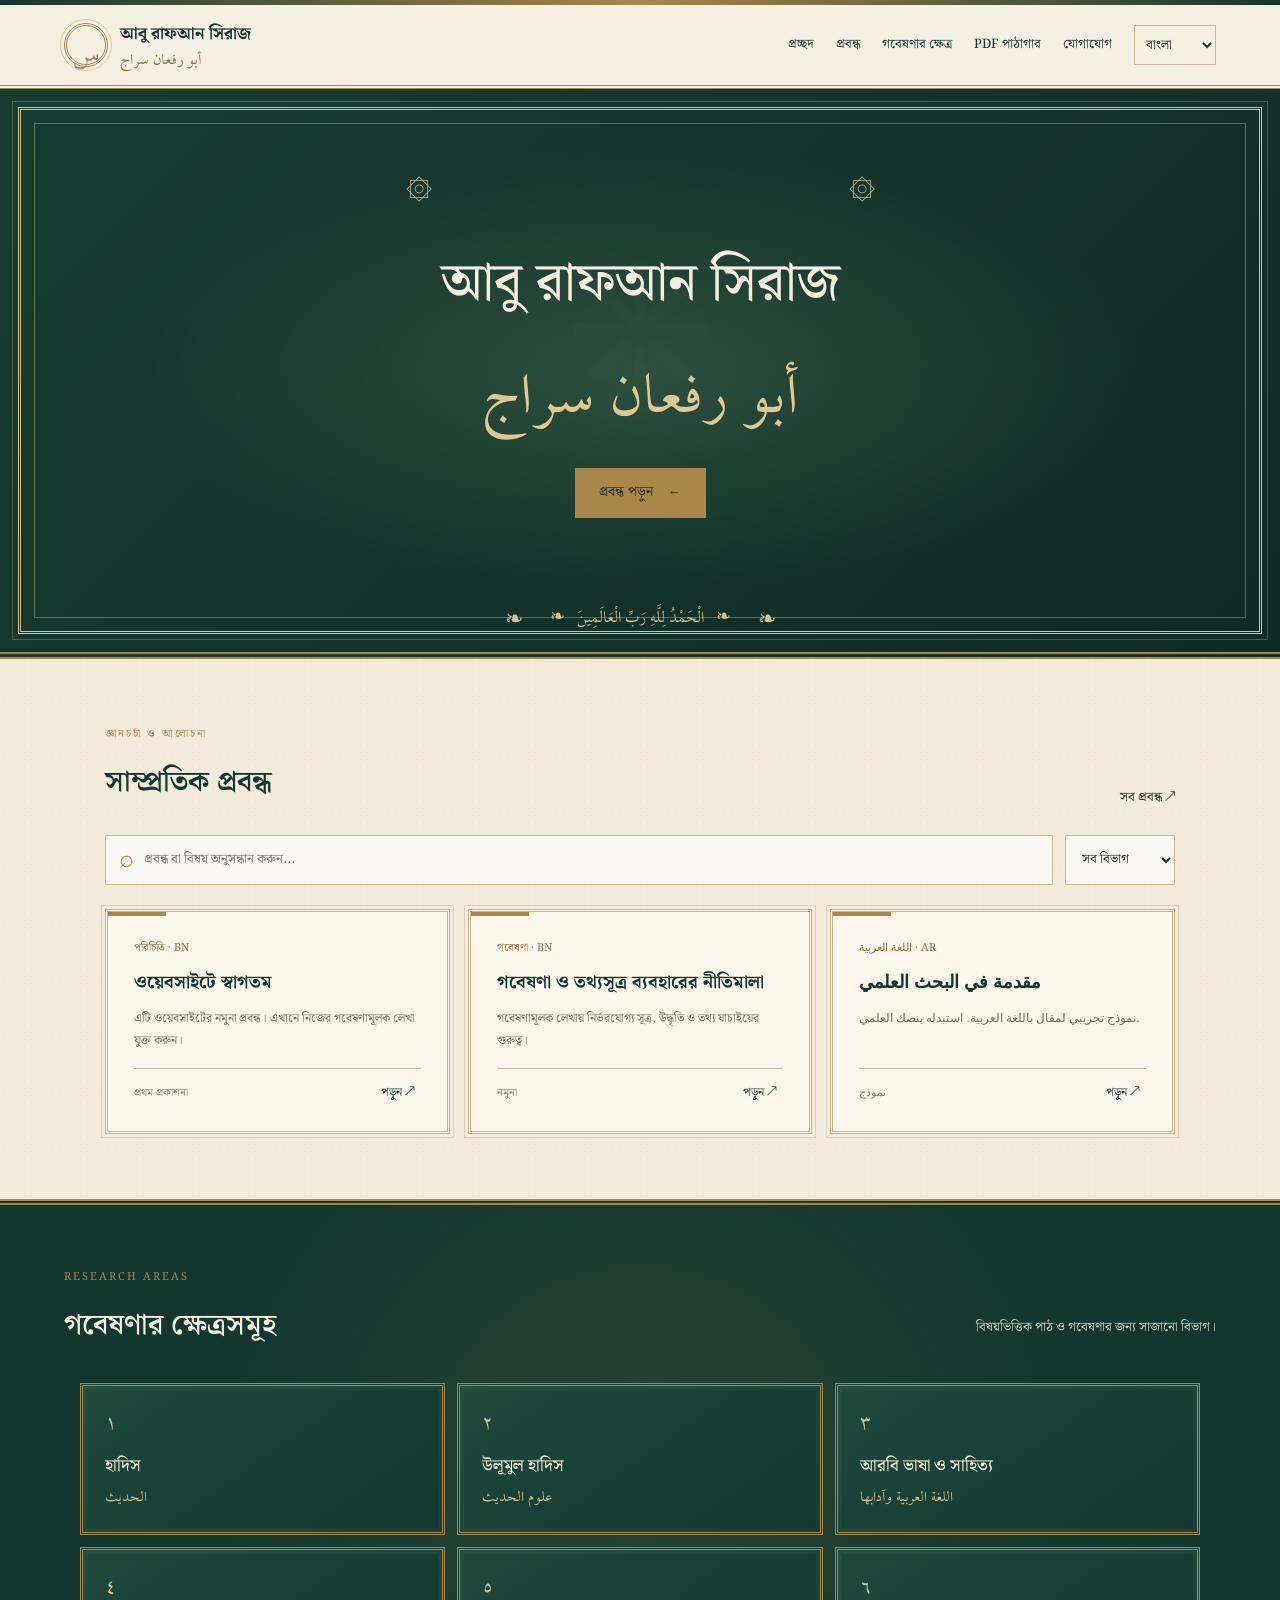
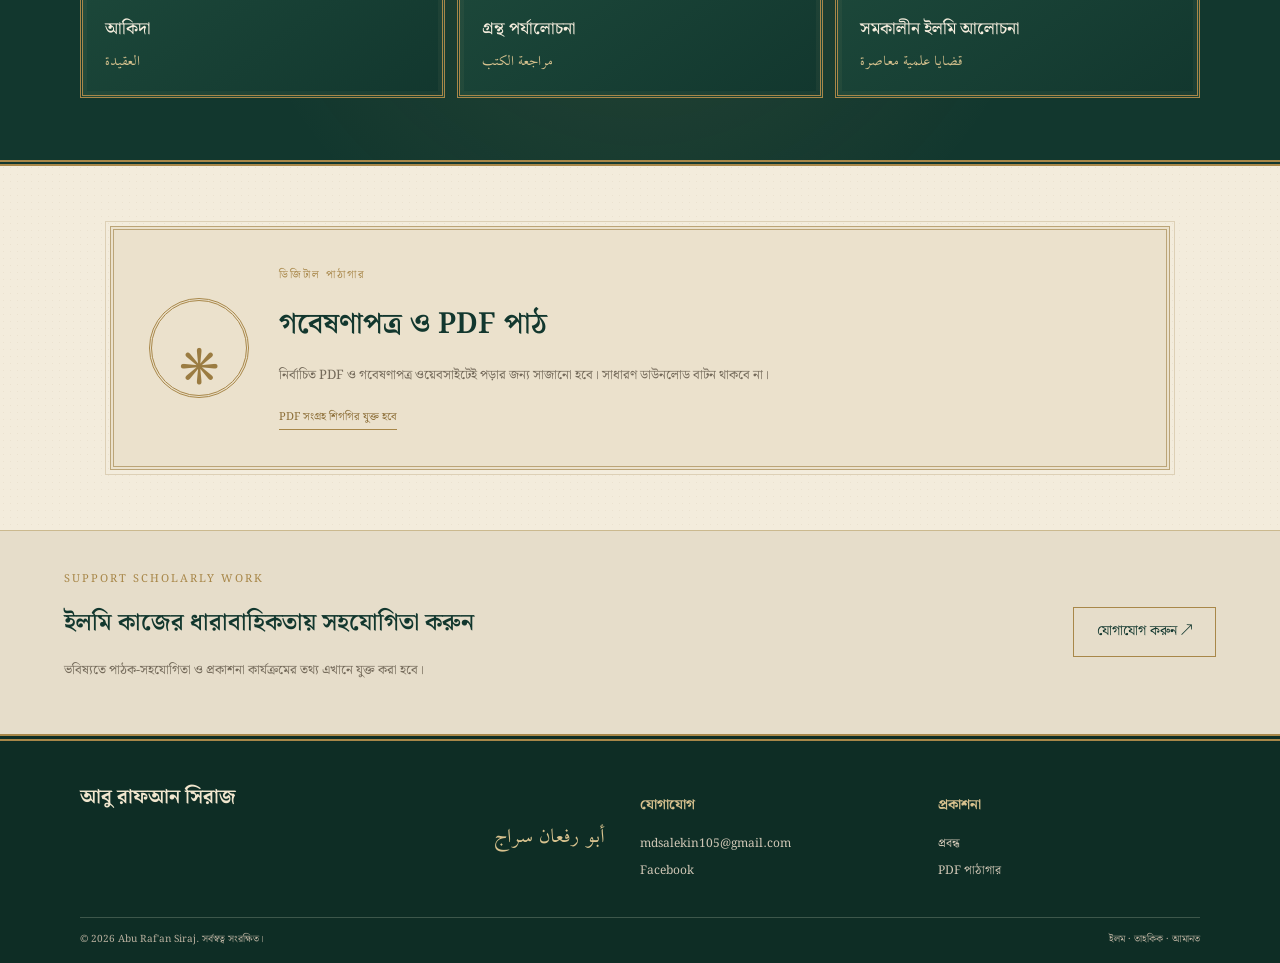
<file: index.html>
<!doctype html>
<html lang="bn">
<head>
  <meta charset="utf-8">
  <meta name="viewport" content="width=device-width, initial-scale=1">
  <meta name="description" content="আবু রাফ‌আন সিরাজের প্রবন্ধ ও গবেষণামূলক প্রকাশনা।">
  <meta name="author" content="أبو رفعان سراج">
  <meta name="theme-color" content="#173b31">
  <title>আবু রাফ‌আন সিরাজ </title>
  <link rel="preconnect" href="https://fonts.googleapis.com">
  <link rel="preconnect" href="https://fonts.gstatic.com" crossorigin>
  <link href="https://fonts.googleapis.com/css2?family=Amiri:wght@400;700&family=Noto+Serif+Bengali:wght@400;500;600;700&family=Libre+Baskerville:wght@400;700&display=swap" rel="stylesheet">
  <link rel="stylesheet" href="styles.css">
</head>
<body>
  <div class="topline"></div>
  <header class="site-header">
    <a class="brand" href="#home" aria-label="হোম">
      <span class="brand-mark">س</span>
      <span class="brand-copy">
        <strong>আবু রাফ‌আন সিরাজ</strong>
        <small>أبو رفعان سراج</small>
      </span>
    </a>
    <button class="menu-toggle" id="menuToggle" aria-label="মেনু খুলুন">☰</button>
    <nav id="mainNav">
      <a href="#home" data-bn="প্রচ্ছদ" data-en="Home" data-ar="الرئيسية">প্রচ্ছদ</a>
      <a href="#articles" data-bn="প্রবন্ধ" data-en="Articles" data-ar="المقالات">প্রবন্ধ</a>
      <a href="#research" data-bn="গবেষণার ক্ষেত্র" data-en="Research" data-ar="مجالات البحث">গবেষণার ক্ষেত্র</a>
      <a href="#library" data-bn="PDF পাঠাগার" data-en="PDF Library" data-ar="المكتبة">PDF পাঠাগার</a>
      <a href="#contact" data-bn="যোগাযোগ" data-en="Contact" data-ar="اتصل">যোগাযোগ</a>
      <select id="languageSelect" aria-label="ভাষা নির্বাচন">
        <option value="bn">বাংলা</option><option value="ar">العربية</option><option value="en">English</option>
      </select>
    </nav>
  </header>

  <main>
    <section class="hero" id="home">
      <div class="hero-ornament" aria-hidden="true">۞</div>
      <div class="hero-inner">
        
        <h1 class="hero-author-name">আবু রাফ‌আন সিরাজ</h1>
        <div class="arabic-motto hero-arabic-name" dir="rtl">أبو رفعان سراج</div>
        <a class="gold-button" href="#articles" data-bn="প্রবন্ধ পড়ুন" data-en="Explore Articles" data-ar="اقرأ المقالات">প্রবন্ধ পড়ুন <span>←</span></a>
      </div>
      <div class="hero-bottom">❧ &nbsp; الْحَمْدُ لِلَّهِ رَبِّ الْعَالَمِينَ &nbsp; ❧</div>
    </section>

    <section class="content-section" id="articles">
      <div class="section-heading">
        <div><p class="section-kicker" data-bn="জ্ঞানচর্চা ও আলোচনা" data-en="KNOWLEDGE & DISCUSSION" data-ar="المعرفة والنقاش">জ্ঞানচর্চা ও আলোচনা</p><h2 data-bn="সাম্প্রতিক প্রবন্ধ" data-en="Recent Articles" data-ar="أحدث المقالات">সাম্প্রতিক প্রবন্ধ</h2></div>
        <a href="#articles" class="text-link" data-bn="সব প্রবন্ধ" data-en="All Articles" data-ar="جميع المقالات">সব প্রবন্ধ ↗</a>
      </div>
      <div class="toolbar">
        <label class="searchbox"><span>⌕</span><input id="searchInput" type="search" placeholder="প্রবন্ধ বা বিষয় অনুসন্ধান করুন..." data-placeholder-bn="প্রবন্ধ বা বিষয় অনুসন্ধান করুন..." data-placeholder-en="Search articles or topics..." data-placeholder-ar="ابحث في المقالات أو الموضوعات..."></label>
        <select id="categoryFilter" aria-label="বিভাগ নির্বাচন"><option value="">সব বিভাগ</option></select>
      </div>
      <div class="article-grid" id="articleGrid"></div>
      <p class="empty-state" id="emptyState" hidden>এই অনুসন্ধানে কোনো প্রবন্ধ পাওয়া যায়নি।</p>
    </section>

    <section class="research-section" id="research">
      <div class="section-heading light-heading">
        <div><p class="section-kicker">RESEARCH AREAS</p><h2 data-bn="গবেষণার ক্ষেত্রসমূহ" data-en="Fields of Research" data-ar="مجالات البحث">গবেষণার ক্ষেত্রসমূহ</h2></div>
        <p data-bn="বিষয়ভিত্তিক পাঠ ও গবেষণার জন্য সাজানো বিভাগ।" data-en="Organized areas for focused reading and study." data-ar="أقسام منظمة للقراءة والدراسة المتخصصة.">বিষয়ভিত্তিক পাঠ ও গবেষণার জন্য সাজানো বিভাগ।</p>
      </div>
      <div class="research-grid">
        <a href="#articles" class="research-card"><span>١</span><h3>হাদিস</h3><small>الحديث</small></a>
        <a href="#articles" class="research-card"><span>٢</span><h3>উলূমুল হাদিস</h3><small>علوم الحديث</small></a>
        <a href="#articles" class="research-card"><span>٣</span><h3>আরবি ভাষা ও সাহিত্য</h3><small>اللغة العربية وآدابها</small></a>
        <a href="#articles" class="research-card"><span>٤</span><h3>আকিদা</h3><small>العقيدة</small></a>
        <a href="#articles" class="research-card"><span>٥</span><h3>গ্রন্থ পর্যালোচনা</h3><small>مراجعة الكتب</small></a>
        <a href="#articles" class="research-card"><span>٦</span><h3>সমকালীন ইলমি আলোচনা</h3><small>قضايا علمية معاصرة</small></a>
      </div>
    </section>

    <section class="library-section" id="library">
      <div class="library-icon">۞</div>
      <div class="library-copy">
        <p class="section-kicker" data-bn="ডিজিটাল পাঠাগার" data-en="DIGITAL READING ROOM" data-ar="المكتبة الرقمية">ডিজিটাল পাঠাগার</p>
        <h2 data-bn="গবেষণাপত্র ও PDF পাঠ" data-en="Research Papers & PDF Reading" data-ar="البحوث وقراءة ملفات PDF">গবেষণাপত্র ও PDF পাঠ</h2>
        <p data-bn="নির্বাচিত PDF ও গবেষণাপত্র ওয়েবসাইটেই পড়ার জন্য সাজানো হবে। সাধারণ ডাউনলোড বাটন থাকবে না।" data-en="Selected PDFs and research papers will be available to read on the website. No ordinary download button will be displayed." data-ar="ستتاح ملفات PDF والبحوث المختارة للقراءة على الموقع دون زر تنزيل عادي.">নির্বাচিত PDF ও গবেষণাপত্র ওয়েবসাইটেই পড়ার জন্য সাজানো হবে। সাধারণ ডাউনলোড বাটন থাকবে না।</p>
        <span class="coming-soon" data-bn="PDF সংগ্রহ শিগগির যুক্ত হবে" data-en="PDF collection will be added soon" data-ar="ستضاف مجموعة PDF قريباً">PDF সংগ্রহ শিগগির যুক্ত হবে</span>
      </div>
    </section>

    <section class="support-section">
      <div>
        <p class="section-kicker">SUPPORT SCHOLARLY WORK</p>
        <h2 data-bn="ইলমি কাজের ধারাবাহিকতায় সহযোগিতা করুন" data-en="Support Continued Scholarly Work" data-ar="ساهم في استمرار العمل العلمي">ইলমি কাজের ধারাবাহিকতায় সহযোগিতা করুন</h2>
        <p data-bn="ভবিষ্যতে পাঠক-সহযোগিতা ও প্রকাশনা কার্যক্রমের তথ্য এখানে যুক্ত করা হবে।" data-en="Information about reader support and publications will be added here." data-ar="ستضاف هنا معلومات دعم القراء والمنشورات مستقبلاً.">ভবিষ্যতে পাঠক-সহযোগিতা ও প্রকাশনা কার্যক্রমের তথ্য এখানে যুক্ত করা হবে।</p>
      </div>
      <a class="outline-button" href="mailto:mdsalekin105@gmail.com">যোগাযোগ করুন ↗</a>
    </section>
  </main>

  <footer id="contact">
    <div class="footer-main">
      <div><strong class="footer-name">আবু রাফ‌আন সিরাজ</strong><div class="footer-arabic" dir="rtl">أبو رفعان سراج</div></div>
      <div><h3>যোগাযোগ</h3><a href="mailto:mdsalekin105@gmail.com">mdsalekin105@gmail.com</a><a href="https://www.facebook.com/share/1Hsyb2ybJz/" target="_blank" rel="noopener">Facebook</a></div>
      <div><h3>প্রকাশনা</h3><a href="#articles">প্রবন্ধ</a><a href="#library">PDF পাঠাগার</a></div>
    </div>
    <div class="footer-bottom"><span>© <span id="year"></span> Abu Raf'an Siraj. সর্বস্বত্ব সংরক্ষিত।</span><span>ইলম · তাহকিক · আমানত</span></div>
  </footer>

  <dialog id="articleDialog" class="article-dialog">
    <button class="dialog-close" id="dialogClose" aria-label="বন্ধ করুন">×</button>
    <p class="section-kicker" id="dialogCategory"></p>
    <h2 id="dialogTitle"></h2>
    <p class="dialog-meta" id="dialogMeta"></p>
    <div id="dialogBody" class="dialog-body"></div>
    <button class="gold-button" id="copyArticle">লেখার লিংকসহ কপি করুন</button>
  </dialog>
  <script src="articles.js"></script>
  <script src="script.js"></script>
</body>
</html>
</file>
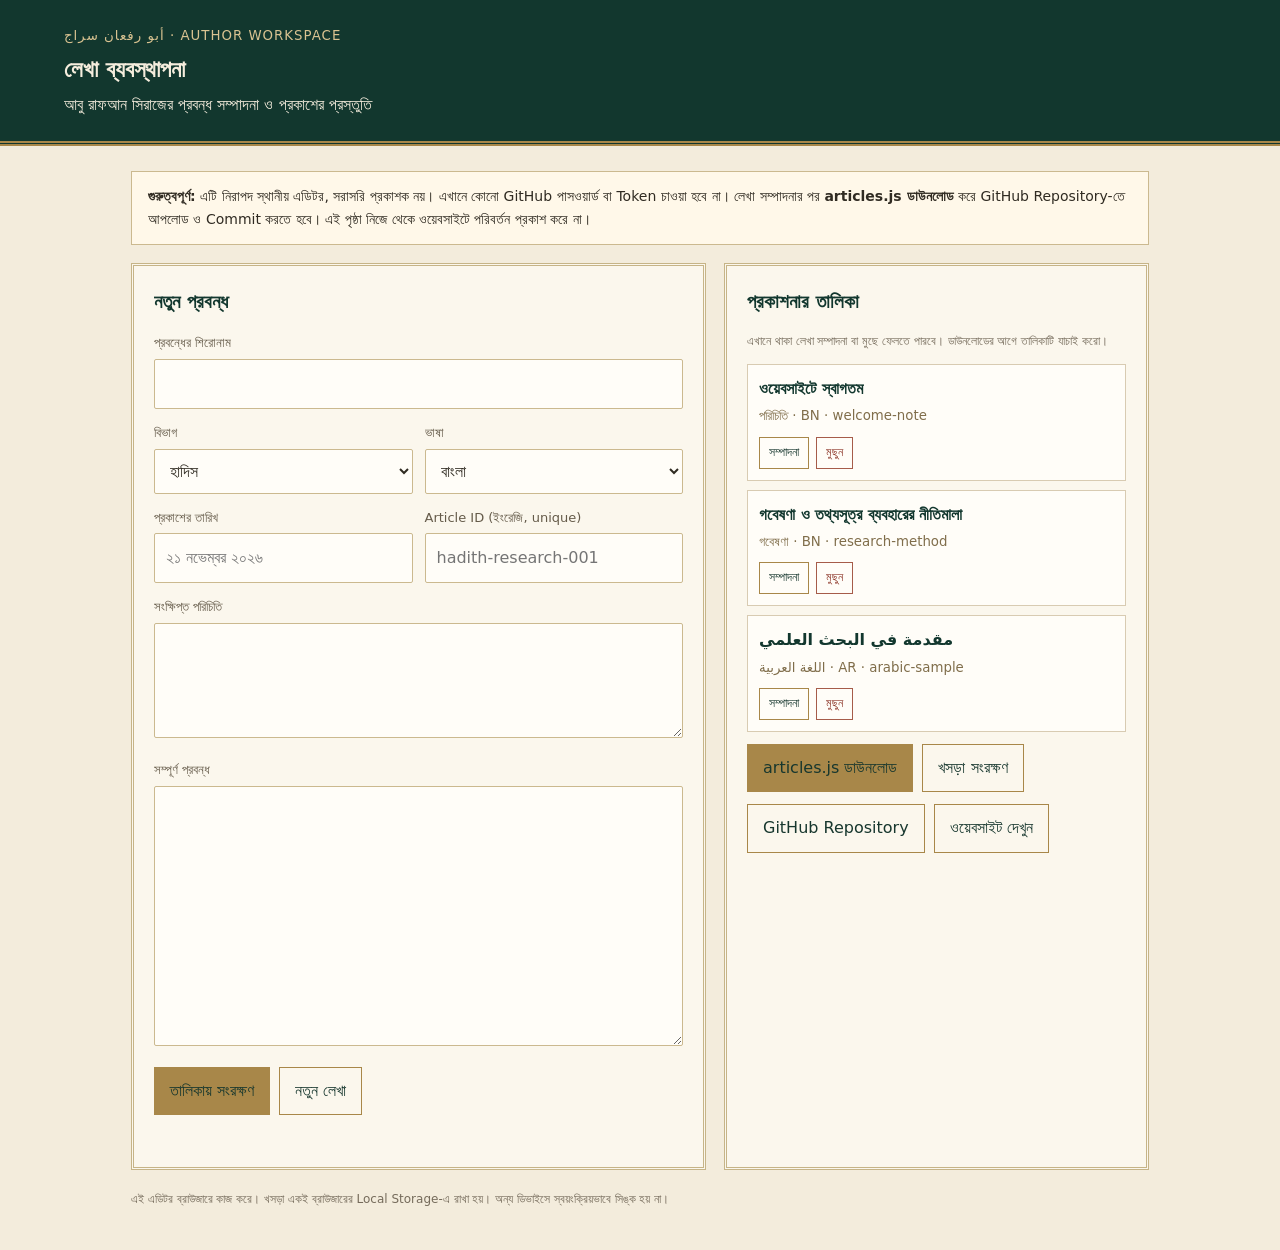
<file: admin.html>
<!doctype html>
<html lang="bn">
<head>
<meta charset="utf-8"><meta name="viewport" content="width=device-width,initial-scale=1"><meta name="robots" content="noindex,nofollow"><meta name="theme-color" content="#12372e">
<title>লেখা ব্যবস্থাপনা | আবু রাফ‌আন সিরাজ</title>
<style>
*{box-sizing:border-box}body{margin:0;background:#f3ecdc;color:#302b22;font-family:system-ui,"Noto Serif Bengali",serif;line-height:1.65}.top{background:#12372e;color:#f5eddd;padding:22px max(5vw,18px);border-bottom:5px double #a88749}.top small{color:#d9c391;letter-spacing:1px}.top h1{font-size:23px;margin:3px 0}.wrap{max-width:1050px;margin:25px auto;padding:0 16px}.notice{background:#fff8e9;border:1px solid #cbb98f;padding:13px 16px;margin-bottom:18px;font-size:14px}.layout{display:grid;grid-template-columns:1.15fr .85fr;gap:18px}.panel{background:#fbf7ed;border:3px double #c6b487;padding:20px;min-width:0}.panel h2{font-size:19px;color:#12372e;margin:0 0 15px}.field{margin:0 0 13px}.field label{display:block;font-size:13px;color:#655b4a;margin-bottom:5px}.field input,.field select,.field textarea{width:100%;border:1px solid #cbb98f;background:#fffdf8;padding:11px;font:inherit;color:#302b22;border-radius:2px}.field textarea{min-height:115px;resize:vertical}.field textarea.body{min-height:260px}.row{display:grid;grid-template-columns:1fr 1fr;gap:12px}.btns{display:flex;flex-wrap:wrap;gap:9px;margin-top:12px}.btn{display:inline-block;text-decoration:none;border:1px solid #a88749;background:#a88749;color:#17372e;padding:10px 15px;font:inherit;cursor:pointer}.btn.secondary{background:transparent;color:#17372e}.btn.danger{border-color:#a65c4a;color:#8c3527;background:transparent}.list{display:grid;gap:9px}.item{border:1px solid #d8cbb2;padding:11px;background:#fffdf8}.item strong{display:block;color:#12372e}.item small{color:#806e4b}.item-actions{display:flex;gap:7px;margin-top:8px}.item-actions button{padding:5px 9px;font:inherit;font-size:12px}.muted{color:#756b5b;font-size:12px}.status{min-height:24px;color:#285b42;font-size:13px;margin-top:8px}.empty{color:#756b5b;font-size:14px;padding:12px}.footer{margin:20px 0 40px;color:#756b5b;font-size:12px}@media(max-width:760px){.layout{grid-template-columns:1fr}.row{grid-template-columns:1fr}.top h1{font-size:20px}}
</style></head><body>
<header class="top"><small>أبو رفعان سراج · AUTHOR WORKSPACE</small><h1>লেখা ব্যবস্থাপনা</h1><div>আবু রাফ‌আন সিরাজের প্রবন্ধ সম্পাদনা ও প্রকাশের প্রস্তুতি</div></header>
<main class="wrap"><div class="notice"><strong>গুরুত্বপূর্ণ:</strong> এটি নিরাপদ স্থানীয় এডিটর, সরাসরি প্রকাশক নয়। এখানে কোনো GitHub পাসওয়ার্ড বা Token চাওয়া হবে না। লেখা সম্পাদনার পর <b>articles.js ডাউনলোড</b> করে GitHub Repository-তে আপলোড ও Commit করতে হবে। এই পৃষ্ঠা নিজে থেকে ওয়েবসাইটে পরিবর্তন প্রকাশ করে না।</div>
<div class="layout"><section class="panel"><h2 id="formHeading">নতুন প্রবন্ধ</h2><form id="articleForm">
<div class="field"><label for="title">প্রবন্ধের শিরোনাম</label><input id="title" required></div>
<div class="row"><div class="field"><label for="category">বিভাগ</label><select id="category"><option>হাদিস</option><option>উলূমুল হাদিস</option><option>আরবি ভাষা ও সাহিত্য</option><option>আকিদা</option><option>গ্রন্থ পর্যালোচনা</option><option>সমকালীন ইলমি আলোচনা</option><option>গবেষণা</option><option>অন্যান্য</option></select></div><div class="field"><label for="language">ভাষা</label><select id="language"><option value="bn">বাংলা</option><option value="ar">العربية</option><option value="en">English</option></select></div></div>
<div class="row"><div class="field"><label for="date">প্রকাশের তারিখ</label><input id="date" placeholder="২১ নভেম্বর ২০২৬"></div><div class="field"><label for="id">Article ID (ইংরেজি, unique)</label><input id="id" required placeholder="hadith-research-001"></div></div>
<div class="field"><label for="excerpt">সংক্ষিপ্ত পরিচিতি</label><textarea id="excerpt" required></textarea></div><div class="field"><label for="body">সম্পূর্ণ প্রবন্ধ</label><textarea id="body" class="body" required></textarea></div>
<div class="btns"><button class="btn" type="submit" id="saveBtn">তালিকায় সংরক্ষণ</button><button class="btn secondary" type="button" id="clearBtn">নতুন লেখা</button></div><div class="status" id="formStatus" aria-live="polite"></div></form></section>
<aside class="panel"><h2>প্রকাশনার তালিকা</h2><p class="muted">এখানে থাকা লেখা সম্পাদনা বা মুছে ফেলতে পারবে। ডাউনলোডের আগে তালিকাটি যাচাই করো।</p><div class="list" id="articleList"><div class="empty">প্রবন্ধ লোড হচ্ছে…</div></div>
<div class="btns"><button class="btn" id="downloadBtn" type="button">articles.js ডাউনলোড</button><button class="btn secondary" id="draftBtn" type="button">খসড়া সংরক্ষণ</button></div><div class="btns"><a class="btn secondary" href="https://github.com/mdsalekin105-cpu/mdsalekin105-cpu.github.io" target="_blank" rel="noopener">GitHub Repository</a><a class="btn secondary" href="./" target="_blank" rel="noopener">ওয়েবসাইট দেখুন</a></div><div class="status" id="exportStatus" aria-live="polite"></div></aside></div>
<div class="footer">এই এডিটর ব্রাউজারে কাজ করে। খসড়া একই ব্রাউজারের Local Storage-এ রাখা হয়। অন্য ডিভাইসে স্বয়ংক্রিয়ভাবে সিঙ্ক হয় না।</div></main>
<script src="articles.js"></script><script>
(()=>{const $=id=>document.getElementById(id);let articles=Array.isArray(window.SITE_ARTICLES)?JSON.parse(JSON.stringify(window.SITE_ARTICLES)):[];let editing=null;const fields=["title","category","language","date","id","excerpt","body"];
function esc(s){return String(s??"").replace(/[&<>"']/g,c=>({"&":"&amp;","<":"&lt;",">":"&gt;",'"':"&quot;","'":"&#39;"}[c]));}
function render(){$("articleList").innerHTML=articles.length?articles.map((a,i)=>'<div class="item"><strong>'+esc(a.title)+'</strong><small>'+esc(a.category)+' · '+esc((a.language||"bn").toUpperCase())+' · '+esc(a.id)+'</small><div class="item-actions"><button class="btn secondary" data-edit="'+i+'">সম্পাদনা</button><button class="btn danger" data-delete="'+i+'">মুছুন</button></div></div>').join(""):'<div class="empty">এখনো কোনো লেখা নেই।</div>';$ ("articleList").querySelectorAll("[data-edit]").forEach(b=>b.addEventListener("click",()=>edit(Number(b.dataset.edit))));$("articleList").querySelectorAll("[data-delete]").forEach(b=>b.addEventListener("click",()=>remove(Number(b.dataset.delete))));}
function clearForm(){$("articleForm").reset();editing=null;$("formHeading").textContent="নতুন প্রবন্ধ";$("saveBtn").textContent="তালিকায় সংরক্ষণ";$("formStatus").textContent="";$("language").value="bn";}
function edit(i){const a=articles[i];fields.forEach(k=>$(k).value=a[k]??"");editing=i;$("formHeading").textContent="প্রবন্ধ সম্পাদনা";$("saveBtn").textContent="পরিবর্তন সংরক্ষণ";window.scrollTo({top:0,behavior:"smooth"});}
function remove(i){if(!confirm("এই প্রবন্ধটি তালিকা থেকে মুছে ফেলবে?"))return;articles.splice(i,1);render();$("exportStatus").textContent="তালিকা থেকে মুছে ফেলা হয়েছে। ওয়েবসাইটে পরিবর্তন আনতে নতুন articles.js প্রকাশ করতে হবে।";}
$("articleForm").addEventListener("submit",e=>{e.preventDefault();const a={};fields.forEach(k=>a[k]=$(k).value.trim());if(!/^[a-z0-9-]+$/.test(a.id)){$("formStatus").textContent="Article ID শুধু ছোট ইংরেজি অক্ষর, সংখ্যা ও hyphen দিয়ে লিখো।";return;}if(articles.some((x,i)=>x.id===a.id&&i!==editing)){$("formStatus").textContent="এই Article ID আগে থেকেই আছে। অন্য ID দাও।";return;}if(editing===null)articles.push(a);else articles[editing]=a;render();clearForm();$("formStatus").textContent="লেখাটি এই এডিটরের তালিকায় সংরক্ষিত হয়েছে। এখন articles.js ডাউনলোড করো।";});
$("clearBtn").addEventListener("click",clearForm);$("draftBtn").addEventListener("click",()=>{localStorage.setItem("abuRafanArticlesDraft",JSON.stringify(articles));$("exportStatus").textContent="এই ব্রাউজারে খসড়া সংরক্ষিত হয়েছে।";});
$("downloadBtn").addEventListener("click",()=>{const content="/* Generated with the Abu Raf'an Siraj writing dashboard. */\nwindow.SITE_ARTICLES = "+JSON.stringify(articles,null,2)+";\n";const blob=new Blob([content],{type:"text/javascript;charset=utf-8"});const url=URL.createObjectURL(blob);const a=document.createElement("a");a.href=url;a.download="articles.js";document.body.appendChild(a);a.click();a.remove();URL.revokeObjectURL(url);$("exportStatus").textContent="articles.js ডাউনলোড হয়েছে। GitHub-এ পুরোনো articles.js-এর বদলে এই ফাইল আপলোড করে Commit করো।";});
const saved=localStorage.getItem("abuRafanArticlesDraft");if(saved){try{const draft=JSON.parse(saved);if(Array.isArray(draft)&&confirm("আগের সংরক্ষিত খসড়া লোড করবে?"))articles=draft;}catch(e){}}render();clearForm();})();
</script></body></html>
</file>
<file: styles.css>
*{box-sizing:border-box} :root{--green:#173b31;--green2:#244d40;--gold:#b99a5e;--gold2:#d9c391;--paper:#f2ecdf;--paper2:#e8deca;--ink:#302b22;--muted:#756b5b;--line:#d8cbb2}html{scroll-behavior:smooth}body{margin:0;background:var(--paper);color:var(--ink);font-family:"Noto Serif Bengali",serif;line-height:1.85}.topline{height:5px;background:linear-gradient(90deg,var(--green),var(--gold),var(--green))}.site-header{height:auto;min-height:82px;padding:14px max(5vw,22px);display:flex;align-items:center;justify-content:space-between;gap:25px;background:#f8f4eb;border-bottom:1px solid var(--line);position:sticky;top:0;z-index:10}.brand{display:flex;align-items:center;gap:12px;color:var(--green);text-decoration:none}.brand-mark{width:44px;height:44px;border:1px solid var(--gold);border-radius:50%;display:grid;place-items:center;font-family:"Molvi AM",Amiri,serif;font-size:30px;color:var(--gold);outline:1px solid #d8c9a9;outline-offset:3px}.brand-copy strong,.brand-copy small{display:block}.brand-copy strong{font-size:17px}.brand-copy small{font-family:"Molvi AM",Amiri,serif;font-size:17px;color:#887247;line-height:1.2}nav{display:flex;align-items:center;gap:22px}nav a,.text-link{font-size:13px;color:var(--green);text-decoration:none}nav a:hover,.text-link:hover{color:#9a793d}nav select{border:1px solid var(--line);background:transparent;padding:7px;color:var(--green);font-family:inherit}.menu-toggle{display:none;border:0;background:none;font-size:25px;color:var(--green)}.hero{min-height:525px;background:radial-gradient(ellipse at center,rgba(48,92,73,.65),transparent 60%),linear-gradient(135deg,#17382f,#102b25);color:#f7f0e2;position:relative;display:grid;place-items:center;text-align:center;padding:65px 22px 55px;overflow:hidden;border-bottom:5px double var(--gold)}.hero:before,.hero:after{content:"";position:absolute;inset:18px;border:1px solid rgba(210,185,126,.38);pointer-events:none}.hero:after{inset:25px;border:1px solid rgba(210,185,126,.17)}.hero-inner{max-width:850px;position:relative;z-index:1}.hero-ornament{position:absolute;font-family:"Molvi AM",Amiri,serif;font-size:240px;color:rgba(218,194,143,.055);top:15px;left:calc(50% - 120px)}.eyebrow,.section-kicker{font-size:11px;letter-spacing:2px;color:var(--gold);margin:0 0 12px;text-transform:uppercase}.hero h1{font-size:clamp(30px,5vw,54px);font-weight:500;line-height:1.5;margin:12px 0;color:#f6eedf}.arabic-motto{font-family:"Molvi AM",Amiri,serif;font-size:32px;color:var(--gold2);margin:3px 0 12px}.hero-description{max-width:680px;margin:0 auto 26px;color:#e0d9ca;font-size:15px}.gold-button,.outline-button{display:inline-flex;gap:15px;align-items:center;padding:11px 23px;background:var(--gold);color:#1c3028;text-decoration:none;border:1px solid var(--gold);font-family:inherit;font-size:14px;cursor:pointer}.gold-button:hover{background:var(--gold2)}.hero-bottom{position:absolute;bottom:18px;color:var(--gold2);font-family:"Molvi AM",Amiri,serif;font-size:18px}.intro-strip{max-width:1120px;margin:0 auto;padding:36px 25px;display:flex;align-items:center;gap:24px;border-bottom:1px solid var(--line)}.portrait-placeholder{width:90px;height:105px;flex:0 0 90px;background:linear-gradient(145deg,#d8c9a9,#f8f2e5);border:4px double var(--gold);display:grid;place-items:center;color:var(--green);font-family:"Molvi AM",Amiri,serif;font-size:25px;text-align:center;line-height:1.15}.intro-strip h2{font-size:23px;margin:0;color:var(--green)}.intro-text{margin:3px 0 0;color:var(--muted);font-size:13px}.intro-strip .text-link{margin-left:auto;white-space:nowrap}.content-section,.about-section{max-width:1120px;margin:auto;padding:65px 25px}.section-heading{display:flex;align-items:end;justify-content:space-between;gap:20px;margin-bottom:25px}.section-heading h2,.about-section h2,.library-copy h2,.support-section h2{font-size:29px;color:var(--green);font-weight:600;margin:0}.toolbar{display:flex;gap:12px;margin:0 0 24px}.searchbox{display:flex;align-items:center;gap:10px;flex:1;background:#fbf8f1;border:1px solid var(--line);padding:0 13px}.searchbox span{font-size:25px;color:var(--gold)}.searchbox input{width:100%;border:0;background:transparent;padding:12px 0;font:inherit;font-size:13px;outline:none}.toolbar select{border:1px solid var(--line);background:#fbf8f1;padding:0 12px;color:var(--green);font:inherit;font-size:13px}.article-grid{display:grid;grid-template-columns:repeat(3,1fr);gap:18px}.article-card{background:#faf7ef;border:1px solid var(--line);padding:23px;position:relative;transition:.2s;min-height:225px;display:flex;flex-direction:column}.article-card:hover{transform:translateY(-3px);border-color:var(--gold);box-shadow:0 10px 25px #46361b12}.article-card:before{content:"";position:absolute;top:0;left:0;width:38px;height:3px;background:var(--gold)}.article-card .card-category{font-size:11px;color:#927443}.article-card h3{font-size:18px;line-height:1.65;color:var(--green);margin:10px 0}.article-card p{font-size:12px;color:var(--muted);margin:0 0 15px}.card-footer{margin-top:auto;display:flex;justify-content:space-between;align-items:center;border-top:1px solid var(--line);padding-top:12px}.card-footer span{font-size:11px;color:#8b806d}.card-footer button{border:0;background:none;color:var(--green);font:inherit;font-size:12px;cursor:pointer}.empty-state{text-align:center;color:var(--muted);padding:25px}.research-section{background:var(--green);padding:62px max(5vw,25px);color:#f7f0e2}.light-heading h2{color:#f7f0e2}.light-heading>p{color:#d7d0c0;font-size:13px;max-width:330px}.research-grid{max-width:1120px;margin:30px auto 0;display:grid;grid-template-columns:repeat(3,1fr);gap:12px}.research-card{border:1px solid #a98c57;padding:19px 22px;color:#f5eddd;text-decoration:none;position:relative;min-height:132px;background:linear-gradient(135deg,#21483b,#193a30)}.research-card:hover{background:#2b5848}.research-card span{font-family:"Molvi AM",Amiri,serif;color:var(--gold2);font-size:22px}.research-card h3{font-size:17px;margin:5px 0 0;font-weight:500}.research-card small{font-family:"Molvi AM",Amiri,serif;color:var(--gold2);font-size:16px}.library-section{max-width:1060px;margin:60px auto;padding:35px;background:#e7decc;border:1px solid #c9b991;display:flex;align-items:center;gap:30px}.library-icon{width:100px;height:100px;border:1px solid var(--gold);border-radius:50%;display:grid;place-items:center;font-family:"Molvi AM",Amiri,serif;color:#9b7c42;font-size:65px;flex:0 0 100px}.library-copy p:not(.section-kicker){font-size:13px;color:var(--muted);max-width:650px}.coming-soon{font-size:11px;color:#8c6e37;border-bottom:1px solid var(--gold);padding-bottom:3px}.about-section{max-width:850px;text-align:center}.about-section>p:not(.section-kicker){font-size:14px;color:#62594c}.about-note{border-top:1px solid var(--line);padding-top:20px;margin-top:22px}.support-section{background:#e6ddca;padding:38px max(5vw,25px);display:flex;align-items:center;justify-content:space-between;gap:25px;border-top:1px solid var(--line)}.support-section h2{font-size:24px}.support-section p:not(.section-kicker){font-size:13px;color:var(--muted)}.outline-button{background:transparent;color:var(--green);border-color:var(--gold);white-space:nowrap}footer{background:#102d25;color:#e9e0cf;padding:38px max(5vw,25px) 15px}.footer-main{max-width:1120px;margin:auto;display:grid;grid-template-columns:2fr 1fr 1fr;gap:35px;padding-bottom:30px}.footer-name{font-size:20px;color:#f1e6ce}.footer-arabic{font-family:"Molvi AM",Amiri,serif;color:var(--gold2);font-size:23px}.footer-main p,.footer-main a{font-size:12px;color:#d0c7b6}.footer-main a{display:block;text-decoration:none;margin:5px 0}.footer-main h3{font-size:14px;color:var(--gold2)}.footer-bottom{max-width:1120px;margin:auto;border-top:1px solid #3d574b;padding-top:12px;display:flex;justify-content:space-between;color:#b9b09f;font-size:10px}.article-dialog{width:min(720px,calc(100% - 28px));max-height:85vh;overflow:auto;border:1px solid var(--gold);background:var(--paper);padding:35px;color:var(--ink)}.article-dialog::backdrop{background:#081c17bb}.article-dialog h2{color:var(--green);font-size:25px}.dialog-close{position:absolute;right:14px;top:8px;border:0;background:none;font-size:28px;cursor:pointer;color:var(--green)}.dialog-meta{font-size:12px;color:var(--muted);border-bottom:1px solid var(--line);padding-bottom:15px}.dialog-body{font-size:14px;line-height:2;margin:20px 0}.dialog-body[dir=rtl]{font-family:"Molvi AM",Amiri,serif;font-size:20px}.rtl{direction:rtl;text-align:right}.article-dialog .gold-button{margin-top:10px}.article-dialog .section-kicker{margin-top:5px}
@media(max-width:850px){nav{gap:12px}nav a{font-size:11px}.article-grid{grid-template-columns:repeat(2,1fr)}}@media(max-width:650px){.site-header{padding:12px 18px}.menu-toggle{display:block}nav{display:none;position:absolute;top:72px;left:0;right:0;background:#f8f4eb;border-bottom:1px solid var(--line);padding:18px;flex-direction:column;align-items:stretch}nav.open{display:flex}nav a{font-size:14px;padding:5px}.hero{min-height:480px}.hero h1{font-size:31px}.intro-strip{align-items:flex-start;flex-wrap:wrap}.intro-strip .text-link{margin-left:114px}.section-heading{align-items:flex-start;flex-direction:column}.article-grid,.research-grid{grid-template-columns:1fr}.library-section{margin:35px 18px;padding:23px;align-items:flex-start;flex-direction:column}.support-section{align-items:flex-start;flex-direction:column}.footer-main{grid-template-columns:1fr 1fr}.footer-main>div:first-child{grid-column:1/-1}.footer-bottom{gap:10px;flex-direction:column}.toolbar{flex-direction:column}.toolbar select{padding:10px}}

/* Molvi AM Arabic font: place a licensed Molvi AM .ttf/.otf file in assets/fonts and enable @font-face below. */
@font-face{font-family:"Molvi AM";src:url("assets/fonts/MolviAM0.ttf") format("truetype");font-weight:400 700;font-style:normal;font-display:swap}
.hero-author-name{font-size:clamp(38px,6vw,66px);letter-spacing:0}
.hero-arabic-name{font-size:clamp(38px,6vw,58px);line-height:1.8}
@font-face{font-family:"Molvi AM";src:url("MolviAM0.ttf") format("truetype");font-weight:400;font-style:normal;font-display:swap}

/* Classical Arabic Manuscript Design */

:root {
  --green: #12372e;
  --green2: #1d493b;
  --gold: #a88749;
  --gold2: #d9c38f;
  --paper: #f3ecdc;
  --line: #cbb98f;
}

body {
  background-color: var(--paper);
  background-image: radial-gradient(
    rgba(131,103,55,.07) .7px,
    transparent .7px
  );
  background-size: 7px 7px;
}

.site-header {
  background: #f6f0e3;
  border-bottom: 4px double var(--gold);
}

.brand-mark {
  border: 3px double var(--gold);
}

.hero {
  min-height: 570px;
  background:
    radial-gradient(ellipse at center,
      rgba(55,91,69,.7), transparent 55%),
    linear-gradient(135deg,#173d32,#0e2b24);
  border-bottom: 7px double var(--gold);
}

.hero:before {
  inset: 18px;
  border: 3px double var(--gold2);
  outline: 1px solid rgba(215,190,133,.3);
  outline-offset: 5px;
}

.hero:after {
  inset: 34px;
  border: 1px solid rgba(215,190,133,.4);
}

.hero-arabic-name {
  color: #e1c88e;
  font-size: clamp(42px,6.5vw,66px);
}

.article-card {
  background: #faf6eb;
  border: 3px double #c6b487;
  outline: 1px solid rgba(157,126,67,.25);
  outline-offset: 3px;
  padding: 26px;
}

.article-card:before {
  width: 58px;
  height: 4px;
  background: var(--gold);
}

.research-section {
  background:
    radial-gradient(circle at center,
      rgba(197,165,101,.12), transparent 60%),
    #12372e;
  border-top: 6px double var(--gold);
  border-bottom: 6px double var(--gold);
}

.research-card {
  border: 3px double var(--gold);
  background: linear-gradient(145deg,#1d493b,#12372e);
  box-shadow: inset 0 0 0 4px rgba(215,190,133,.05);
}

.library-section {
  background: #ebe1cc;
  border: 4px double #bba477;
  outline: 1px solid rgba(157,126,67,.25);
  outline-offset: 4px;
}

.library-icon {
  border: 3px double var(--gold);
}

footer {
  background: #0e2d25;
  border-top: 7px double var(--gold);
}

.article-dialog {
  border: 4px double var(--gold);
  background: var(--paper);
}

@media(max-width:650px) {
  .hero {
    min-height: 535px;
  }
  .hero:before {
    inset: 12px;
  }
  .hero:after {
    inset: 25px;
  }
  .article-card {
    padding: 23px;
  }
  .research-card {
    min-height: 145px;
  }
  }
  

/* Classical Arabic Cover Ornaments */

.hero-inner::before,
.hero-inner::after {
  position: absolute;
  top: -65px;
  color: #d9c391;
  font-family: "Molvi AM", serif;
  font-size: 27px;
  opacity: .85;
  content: "۞";
}

.hero-inner::before {
  left: -35px;
}

.hero-inner::after {
  right: -35px;
}

.hero-bottom::before,
.hero-bottom::after {
  position: absolute;
  color: #d9c391;
  font-size: 22px;
  content: "❧";
}

.hero-bottom::before {
  left: -45px;
}

.hero-bottom::after {
  right: -45px;
}

.hero-ornament {
  position: absolute;
  inset: 0;
  width: 100%;
  height: 100%;
  background-image: url("classical-islamic-bg.png");
  background-size: cover;
  background-position: center;
  background-repeat: no-repeat;
  opacity: .30;
  pointer-events: none;
  z-index: 0;
}

.hero-inner {
  position: relative;
  z-index: 2;
  }
</file>
